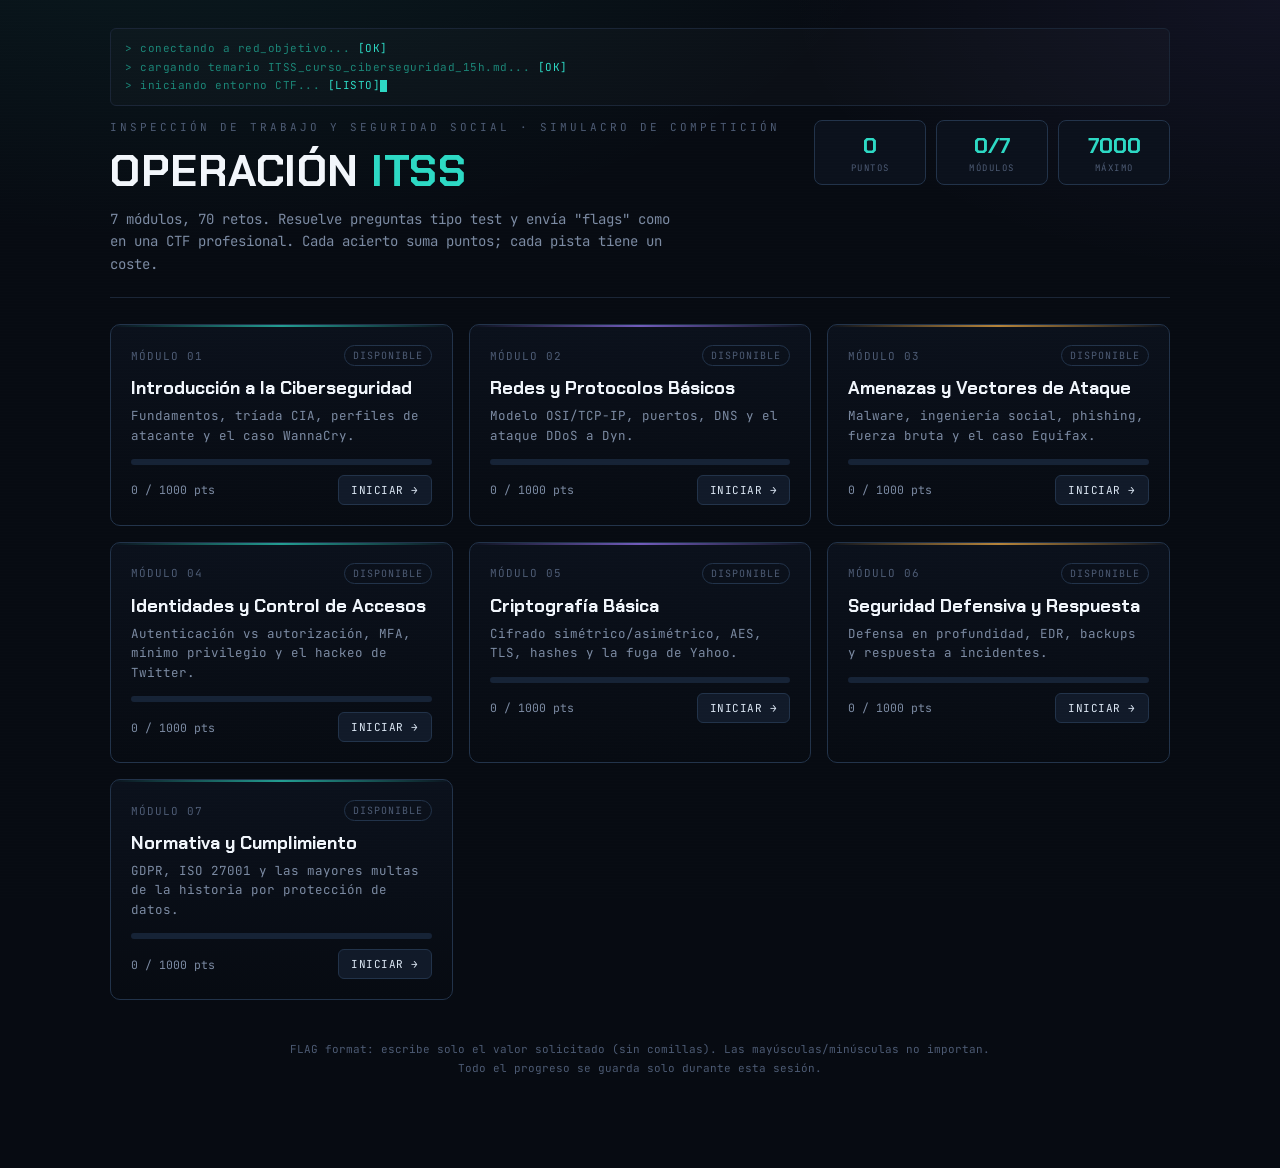
<file: index.html>
<!DOCTYPE html>
<html lang="es">
<head>
<meta charset="utf-8"/>
<title>OPERACIÓN OEITSS // CTF Ciberseguridad</title>
<meta content="width=device-width, initial-scale=1.0" name="viewport"/>
<link href="https://fonts.googleapis.com" rel="preconnect"/>
<link href="https://fonts.googleapis.com/css2?family=Chakra+Petch:wght@400;500;600;700&amp;family=JetBrains+Mono:wght@400;500;600;700;800&amp;display=swap" rel="stylesheet"/>

<link href="estilos.css" rel="stylesheet"/></head>
<body>
<div class="scan"></div>
<div class="wrap" id="app"></div>

<script src="app.js"></script></body>
</html>
</file>
<file: estilos.css>
:root{
    --bg-0:#070b12;
    --bg-1:#0b111c;
    --bg-2:#111a29;
    --bg-3:#162336;
    --line:#22334a;
    --line-soft:#1a2536;
    --text:#dbe6f3;
    --text-dim:#7c8ba3;
    --text-faint:#4d5b74;
    --cyan:#2dd9c4;
    --cyan-dim:#1b8577;
    --amber:#ffb547;
    --rose:#ff5d7a;
    --violet:#9d7bff;
    --shadow: 0 20px 60px -20px rgba(0,0,0,0.6);
  }
  *{box-sizing:border-box;}
  html,body{margin:0;padding:0;}
  body{
    background:
      radial-gradient(1200px 600px at 15% -10%, rgba(45,217,196,0.08), transparent 60%),
      radial-gradient(900px 500px at 100% 0%, rgba(157,123,255,0.07), transparent 55%),
      var(--bg-0);
    color:var(--text);
    font-family:'JetBrains Mono', monospace;
    min-height:100vh;
    -webkit-font-smoothing:antialiased;
  }
  h1,h2,h3,.display{font-family:'Chakra Petch', sans-serif;}
  ::selection{background:var(--cyan-dim); color:#fff;}
  a{color:var(--cyan);}
  button{font-family:inherit;}
  :focus-visible{outline:2px solid var(--cyan); outline-offset:2px;}

  .scan{
    position:fixed; inset:0; pointer-events:none; z-index:5;
    background:repeating-linear-gradient(to bottom, rgba(255,255,255,0.012) 0px, rgba(255,255,255,0.012) 1px, transparent 1px, transparent 3px);
    mix-blend-mode:overlay;
  }
  @media (prefers-reduced-motion: reduce){
    *{animation-duration:0.001ms !important; transition-duration:0.001ms !important;}
  }

  .wrap{max-width:1100px; margin:0 auto; padding:28px 20px 90px;}

  /* ---------- HEADER ---------- */
  .boot{
    font-size:11px; color:var(--cyan-dim); letter-spacing:0.5px; margin-bottom:14px;
    border:1px solid var(--line-soft); background:rgba(255,255,255,0.015);
    border-radius:6px; padding:10px 14px; line-height:1.7;
  }
  .boot .ok{color:var(--cyan);}
  .boot .cursor{display:inline-block; width:7px; height:12px; background:var(--cyan); vertical-align:middle; animation:blink 1s steps(1) infinite;}
  @keyframes blink{50%{opacity:0;}}

  header.top{
    display:flex; align-items:flex-start; justify-content:space-between; gap:20px;
    border-bottom:1px solid var(--line-soft); padding-bottom:22px; margin-bottom:26px; flex-wrap:wrap;
  }
  .brand-eyebrow{
    font-size:11px; letter-spacing:3px; color:var(--text-faint); text-transform:uppercase; margin-bottom:8px;
  }
  h1.title{
    font-size:clamp(28px, 5vw, 44px); font-weight:700; margin:0; letter-spacing:0.5px;
    color:#f2f6fb;
  }
  h1.title span{color:var(--cyan);}
  .subtitle{color:var(--text-dim); font-size:14px; margin-top:8px; max-width:560px; line-height:1.6;}
  .hud{
    display:flex; gap:10px; flex-wrap:wrap;
  }
  .hud-chip{
    border:1px solid var(--line); background:var(--bg-1); border-radius:8px;
    padding:10px 16px; min-width:112px; text-align:center;
  }
  .hud-chip .n{font-family:'Chakra Petch',sans-serif; font-size:22px; font-weight:700; color:var(--cyan);}
  .hud-chip .l{font-size:9px; letter-spacing:1.5px; color:var(--text-faint); text-transform:uppercase; margin-top:2px;}

  /* ---------- MAP VIEW ---------- */
  .map-grid{display:grid; grid-template-columns:repeat(auto-fit,minmax(280px,1fr)); gap:16px; margin-top:8px;}
  .mcard{
    position:relative; border:1px solid var(--line); background:linear-gradient(180deg, var(--bg-1), var(--bg-0));
    border-radius:10px; padding:20px; cursor:pointer; transition:transform .15s ease, border-color .15s ease, box-shadow .15s ease;
    overflow:hidden;
  }
  .mcard::before{
    content:''; position:absolute; top:0; left:0; right:0; height:2px;
    background:linear-gradient(90deg, transparent, var(--accent,var(--cyan)), transparent);
    opacity:0.7;
  }
  .mcard:hover{transform:translateY(-3px); border-color:var(--line-soft); box-shadow:var(--shadow);}
  .mcard .idx{
    font-size:11px; color:var(--text-faint); letter-spacing:1px; display:flex; justify-content:space-between; align-items:center;
  }
  .mcard .status{font-size:10px; padding:3px 8px; border-radius:20px; border:1px solid var(--line);}
  .status.locked{color:var(--text-faint);}
  .status.progress{color:var(--amber); border-color:rgba(255,181,71,0.3);}
  .status.done{color:var(--cyan); border-color:rgba(45,217,196,0.35);}
  .mcard h3{font-size:18px; margin:10px 0 6px; color:#f0f5fb;}
  .mcard p{font-size:12.5px; color:var(--text-dim); margin:0 0 14px; line-height:1.55; min-height:36px;}
  .bar{height:6px; border-radius:4px; background:var(--bg-3); overflow:hidden; margin-bottom:10px;}
  .bar-fill{height:100%; background:linear-gradient(90deg,var(--cyan-dim),var(--cyan)); width:0%; transition:width .4s ease;}
  .mcard .foot{display:flex; justify-content:space-between; align-items:center; font-size:11.5px; color:var(--text-dim);}
  .go-btn{
    background:var(--bg-2); border:1px solid var(--line); color:var(--text);
    padding:7px 12px; border-radius:6px; font-size:11px; letter-spacing:0.5px; cursor:pointer;
    transition:all .15s ease;
  }
  .mcard:hover .go-btn{border-color:var(--cyan); color:var(--cyan);}

  /* ---------- QUESTION VIEW ---------- */
  .panel{
    border:1px solid var(--line); border-radius:12px; background:var(--bg-1);
    box-shadow:var(--shadow); overflow:hidden;
  }
  .panel-head{
    display:flex; justify-content:space-between; align-items:center; padding:16px 20px;
    border-bottom:1px solid var(--line-soft); background:var(--bg-2); flex-wrap:wrap; gap:10px;
  }
  .breadcrumb{font-size:12px; color:var(--text-dim);}
  .breadcrumb b{color:var(--cyan);}
  .back-link{background:none; border:1px solid var(--line); color:var(--text-dim); padding:6px 12px; border-radius:6px; font-size:11px; cursor:pointer;}
  .back-link:hover{color:var(--text); border-color:var(--text-faint);}

  .qwrap{padding:26px;}
  .qtop{display:flex; justify-content:space-between; align-items:center; margin-bottom:16px; font-size:11px; color:var(--text-faint); letter-spacing:0.5px;}
  .pts-tag{color:var(--amber); border:1px solid rgba(255,181,71,0.3); padding:4px 10px; border-radius:20px;}
  .prompt-line{color:var(--cyan); font-size:12px; margin-bottom:8px;}
  .qtext{font-size:17px; line-height:1.6; color:#f0f5fb; margin:0 0 22px; font-family:'Chakra Petch',sans-serif; font-weight:500;}

  .opts{display:grid; gap:10px; margin-bottom:18px;}
  .opt{
    text-align:left; padding:13px 16px; border:1px solid var(--line); background:var(--bg-2);
    color:var(--text); border-radius:8px; cursor:pointer; font-size:13.5px; display:flex; gap:10px; align-items:flex-start;
    transition:border-color .12s ease, background .12s ease;
  }
  .opt .k{color:var(--text-faint); font-weight:700;}
  .opt:hover:not(:disabled){border-color:var(--cyan); background:var(--bg-3);}
  .opt.correct{border-color:var(--cyan); background:rgba(45,217,196,0.09); color:#eafffb;}
  .opt.wrong{border-color:var(--rose); background:rgba(255,93,122,0.08); color:#ffe4e9;}
  .opt:disabled{cursor:default;}

  .flagrow{display:flex; gap:10px; margin-bottom:18px; flex-wrap:wrap;}
  .flag-input{
    flex:1; min-width:220px; background:var(--bg-0); border:1px solid var(--line); color:var(--cyan);
    padding:13px 14px; border-radius:8px; font-family:'JetBrains Mono',monospace; font-size:14px;
  }
  .flag-input::placeholder{color:var(--text-faint);}
  .flag-input:focus{border-color:var(--cyan);}
  .submit-btn{
    background:var(--cyan); color:#04211d; border:none; padding:13px 22px; border-radius:8px;
    font-weight:700; font-size:13px; letter-spacing:0.5px; cursor:pointer; transition:opacity .15s ease;
  }
  .submit-btn:hover{opacity:0.85;}
  .submit-btn:disabled{background:var(--bg-3); color:var(--text-faint); cursor:default;}

  .hint-btn{
    background:none; border:1px dashed var(--line); color:var(--text-dim); padding:8px 14px; border-radius:6px;
    font-size:11px; cursor:pointer; margin-bottom:16px;
  }
  .hint-btn:hover{border-color:var(--amber); color:var(--amber);}
  .hint-box{
    font-size:12.5px; color:var(--amber); background:rgba(255,181,71,0.06); border:1px solid rgba(255,181,71,0.25);
    padding:10px 14px; border-radius:8px; margin:-4px 0 16px; line-height:1.5;
  }

  .feedback{
    border-radius:8px; padding:14px 16px; font-size:13px; line-height:1.6; margin-bottom:18px;
    border:1px solid; display:none;
  }
  .feedback.show{display:block;}
  .feedback.ok{border-color:rgba(45,217,196,0.35); background:rgba(45,217,196,0.07); color:#d7fff8;}
  .feedback.bad{border-color:rgba(255,93,122,0.35); background:rgba(255,93,122,0.07); color:#ffe1e6;}
  .feedback .tag{font-weight:800; letter-spacing:0.5px; margin-right:6px;}

  .nav-row{display:flex; justify-content:flex-end; gap:10px;}
  .next-btn{
    background:var(--bg-3); color:var(--text); border:1px solid var(--line); padding:12px 22px; border-radius:8px;
    font-size:13px; cursor:pointer; font-weight:600;
  }
  .next-btn:hover{border-color:var(--cyan); color:var(--cyan);}
  .next-btn:disabled{opacity:0.35; cursor:default;}

  .progress-dots{display:flex; gap:6px; padding:0 26px 18px;}
  .dot{width:100%; height:4px; border-radius:3px; background:var(--bg-3);}
  .dot.done{background:var(--cyan);}
  .dot.bad{background:var(--rose);}
  .dot.now{background:var(--text-faint);}

  /* ---------- MODULE SUMMARY ---------- */
  .summary{padding:40px 30px; text-align:center;}
  .summary .score-big{font-family:'Chakra Petch',sans-serif; font-size:52px; font-weight:700; color:var(--cyan); margin:14px 0 6px;}
  .summary p{color:var(--text-dim); font-size:13.5px;}

  /* ---------- FINAL SCOREBOARD ---------- */
  .final{padding:44px 30px; text-align:center;}
  .rank-badge{
    display:inline-block; border:1px solid var(--cyan); color:var(--cyan); padding:8px 20px; border-radius:30px;
    font-size:12px; letter-spacing:2px; text-transform:uppercase; margin-bottom:18px;
  }
  .final .score-big{font-family:'Chakra Petch',sans-serif; font-size:64px; font-weight:700; color:#f2f6fb;}
  .final .score-max{color:var(--text-faint); font-size:18px;}
  .breakdown{display:grid; grid-template-columns:repeat(auto-fit,minmax(150px,1fr)); gap:10px; margin:30px 0; text-align:left;}
  .breakdown .row{border:1px solid var(--line-soft); border-radius:8px; padding:10px 14px; background:var(--bg-2);}
  .breakdown .row .m{font-size:11px; color:var(--text-dim);}
  .breakdown .row .s{font-family:'Chakra Petch',sans-serif; font-size:18px; color:var(--cyan); font-weight:700;}
  .reset-btn{
    margin-top:10px; background:none; border:1px solid var(--line); color:var(--text-dim);
    padding:11px 22px; border-radius:8px; font-size:12px; cursor:pointer;
  }
  .reset-btn:hover{border-color:var(--rose); color:var(--rose);}

  footer.note{text-align:center; color:var(--text-faint); font-size:11px; margin-top:40px; line-height:1.7;}
</file>
